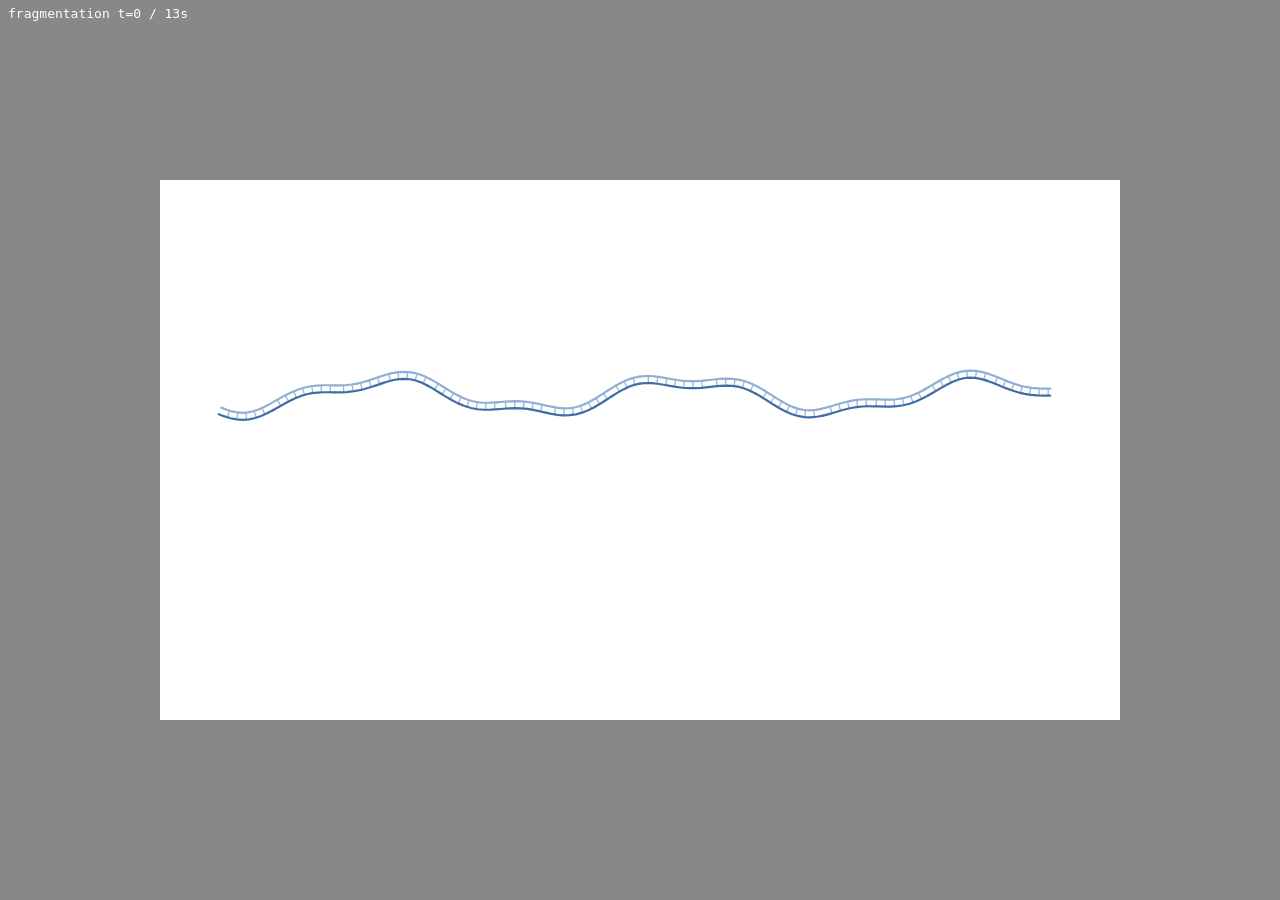
<file: check.html>
<!doctype html>
<html lang="en">
<head>
<meta charset="utf-8">
<title>frame check</title>
<style>
  body { margin: 0; background: #888; display: grid; place-items: center; min-height: 100vh; font: 13px ui-monospace, monospace; }
  canvas { display: block; width: 960px; height: 540px; background: #fff; }
  .info { position: fixed; top: 6px; left: 8px; color: #fff; }
</style>
</head>
<body>
<canvas id="c"></canvas>
<div class="info" id="info"></div>
<script type="module">
  // Renders one frame: check.html?step=fragmentation&t=4.2&theme=dark
  import { loadAnim } from './src/anim/index.js';
  import { renderFrame } from './src/player.js';
  import { light, dark } from './src/palette.js';
  const q = new URLSearchParams(location.search);
  const id = q.get('step') || 'fragmentation';
  const t = parseFloat(q.get('t') || '0');
  const P = q.get('theme') === 'dark' ? dark : light;
  const anim = await loadAnim(id);
  const c = document.getElementById('c');
  renderFrame(c, anim, t, { palette: P, dpr: 1, width: 960 });
  document.getElementById('info').textContent = `${id} t=${t} / ${anim.duration}s${anim.placeholder ? ' (placeholder)' : ''}`;
  window.__done = true;
</script>
</body>
</html>
</file>
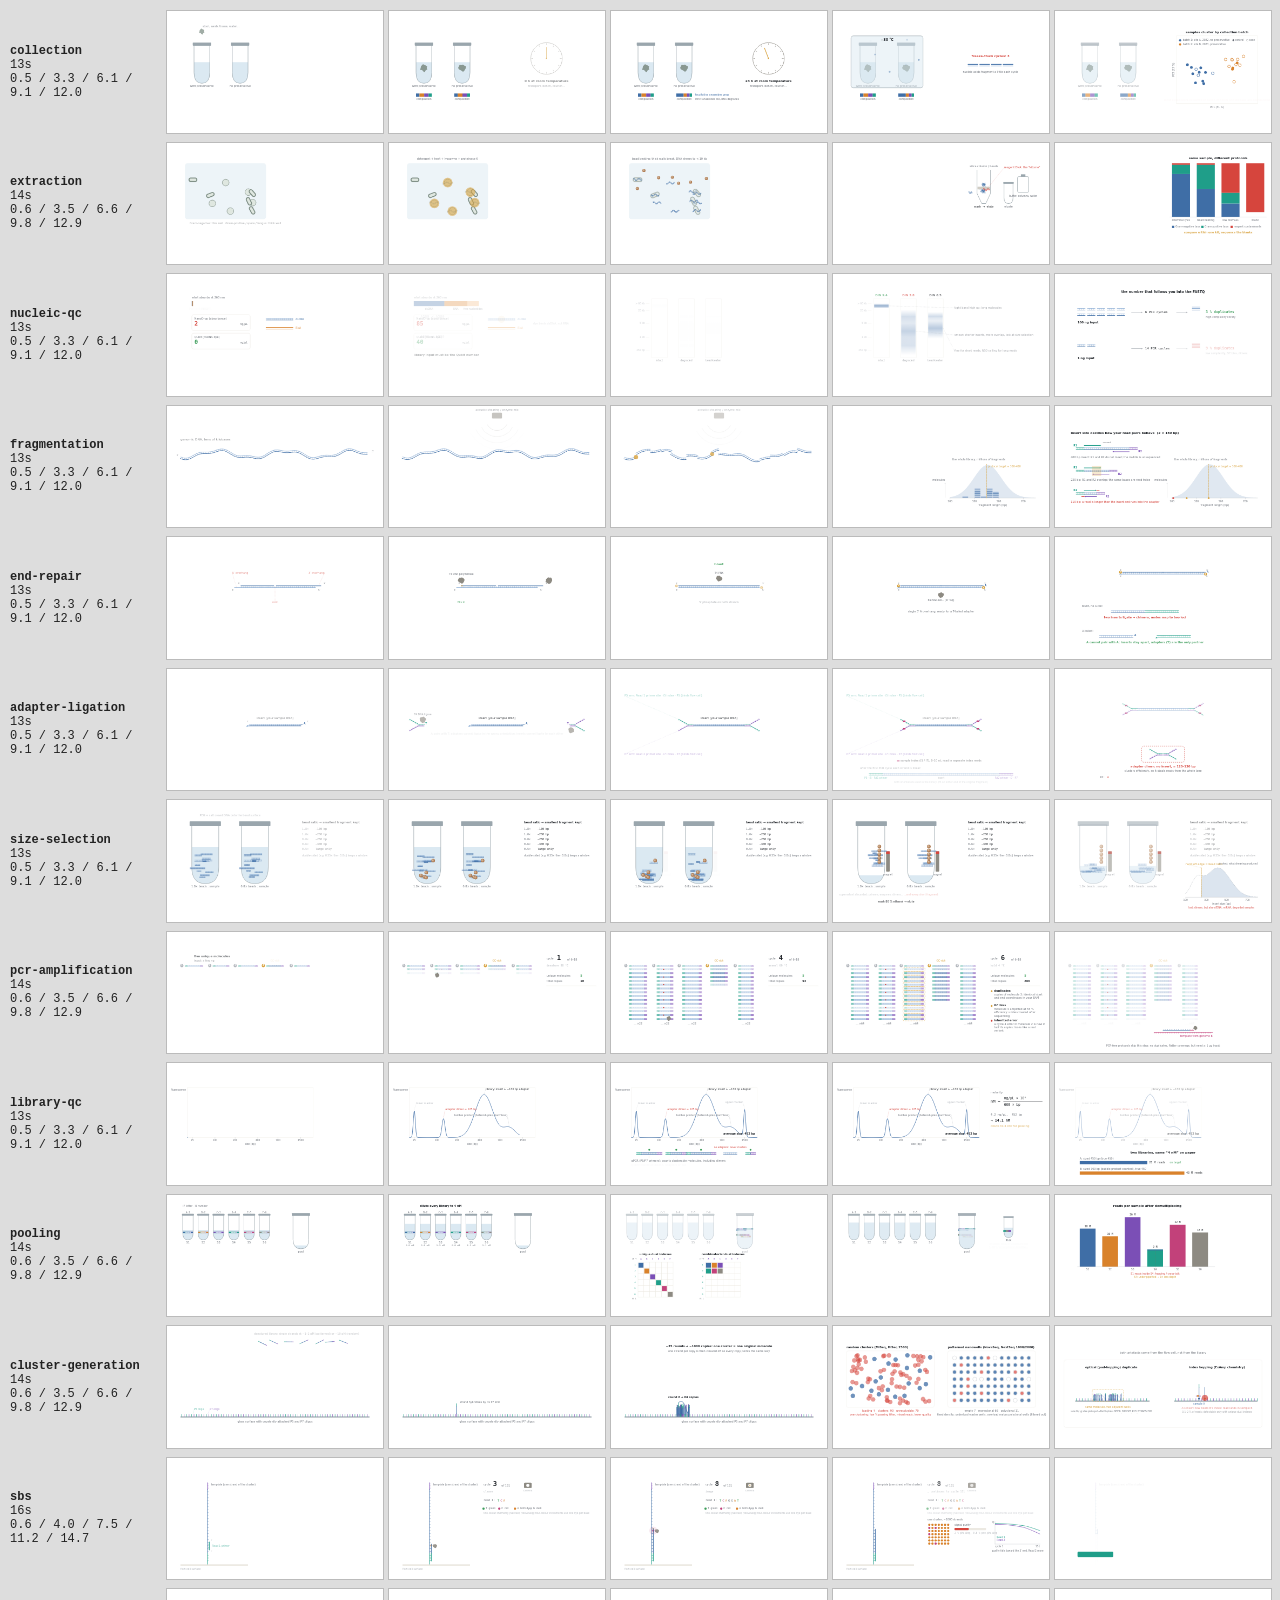
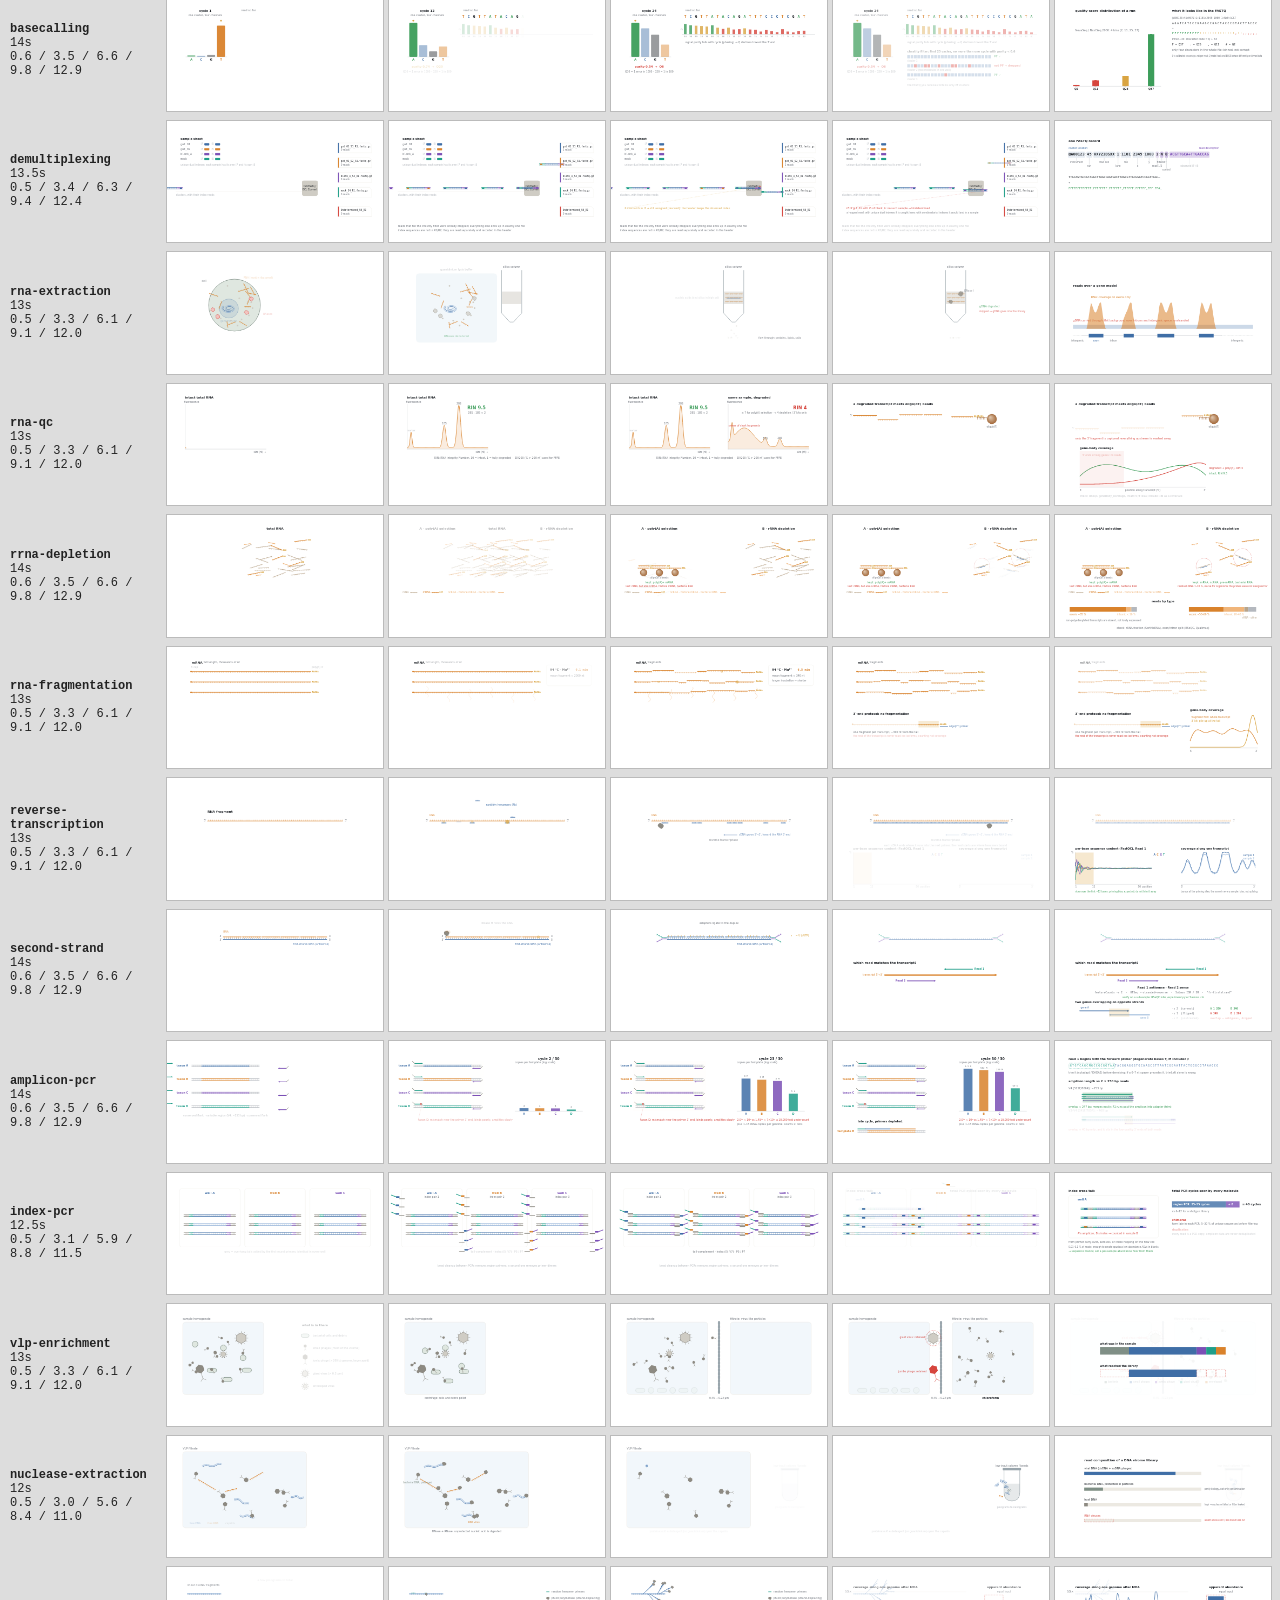
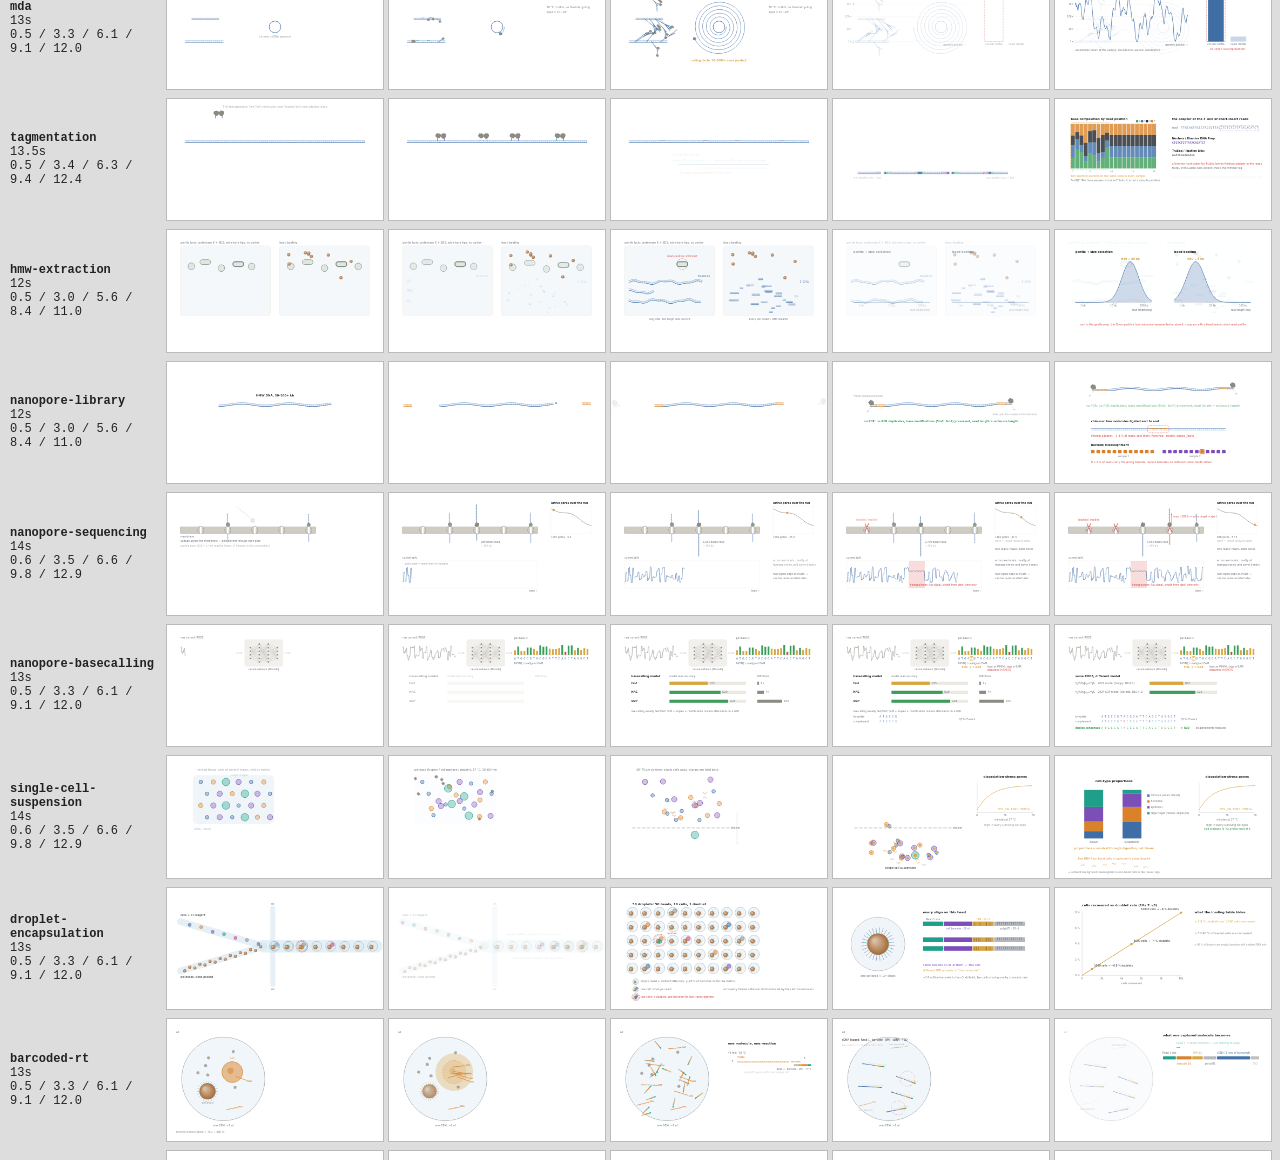
<file: contact-sheet.html>
<!doctype html>
<html lang="en">
<head>
<meta charset="utf-8">
<title>contact sheet</title>
<style>
  body { margin: 0; background: #ddd; font: 12px ui-monospace, monospace; color: #222; padding: 10px; }
  .row { display: grid; grid-template-columns: 150px repeat(5, 1fr); gap: 6px; align-items: center; margin-bottom: 8px; }
  .row canvas { width: 100%; aspect-ratio: 16/9; background: #fff; display: block; border: 1px solid #bbb; }
  .row .name b { display: block; } .row .name { font-size: 12px; }
  .ph { color: #b00; }
</style>
</head>
<body>
<div id="sheet"></div>
<script type="module">
  // Every step's animation at 5 time points. contact-sheet.html?theme=dark&only=fragmentation,sbs
  import { steps } from './src/content/steps.js';
  import { loadAnim } from './src/anim/index.js';
  import { renderFrame } from './src/player.js';
  import { light, dark } from './src/palette.js';
  const q = new URLSearchParams(location.search);
  const P = q.get('theme') === 'dark' ? dark : light;
  const only = q.get('only') ? q.get('only').split(',') : null;
  const ids = Object.keys(steps).filter(id => !only || only.includes(id));
  const sheet = document.getElementById('sheet');
  for (const id of ids) {
    const anim = await loadAnim(id);
    const row = document.createElement('div'); row.className = 'row';
    const fr = [0.04, 0.25, 0.47, 0.7, 0.92];
    row.innerHTML = `<div class="name"><b>${id}</b>${anim.duration}s ${anim.placeholder ? '<span class="ph">PLACEHOLDER</span>' : ''}<br>${fr.map(f => (f * anim.duration).toFixed(1)).join(' / ')}</div>`;
    for (const f of fr) {
      const c = document.createElement('canvas');
      row.appendChild(c);
      renderFrame(c, anim, f * anim.duration, { palette: P, dpr: 1, width: 400 });
    }
    sheet.appendChild(row);
  }
  window.__done = true;
</script>
</body>
</html>
</file>
